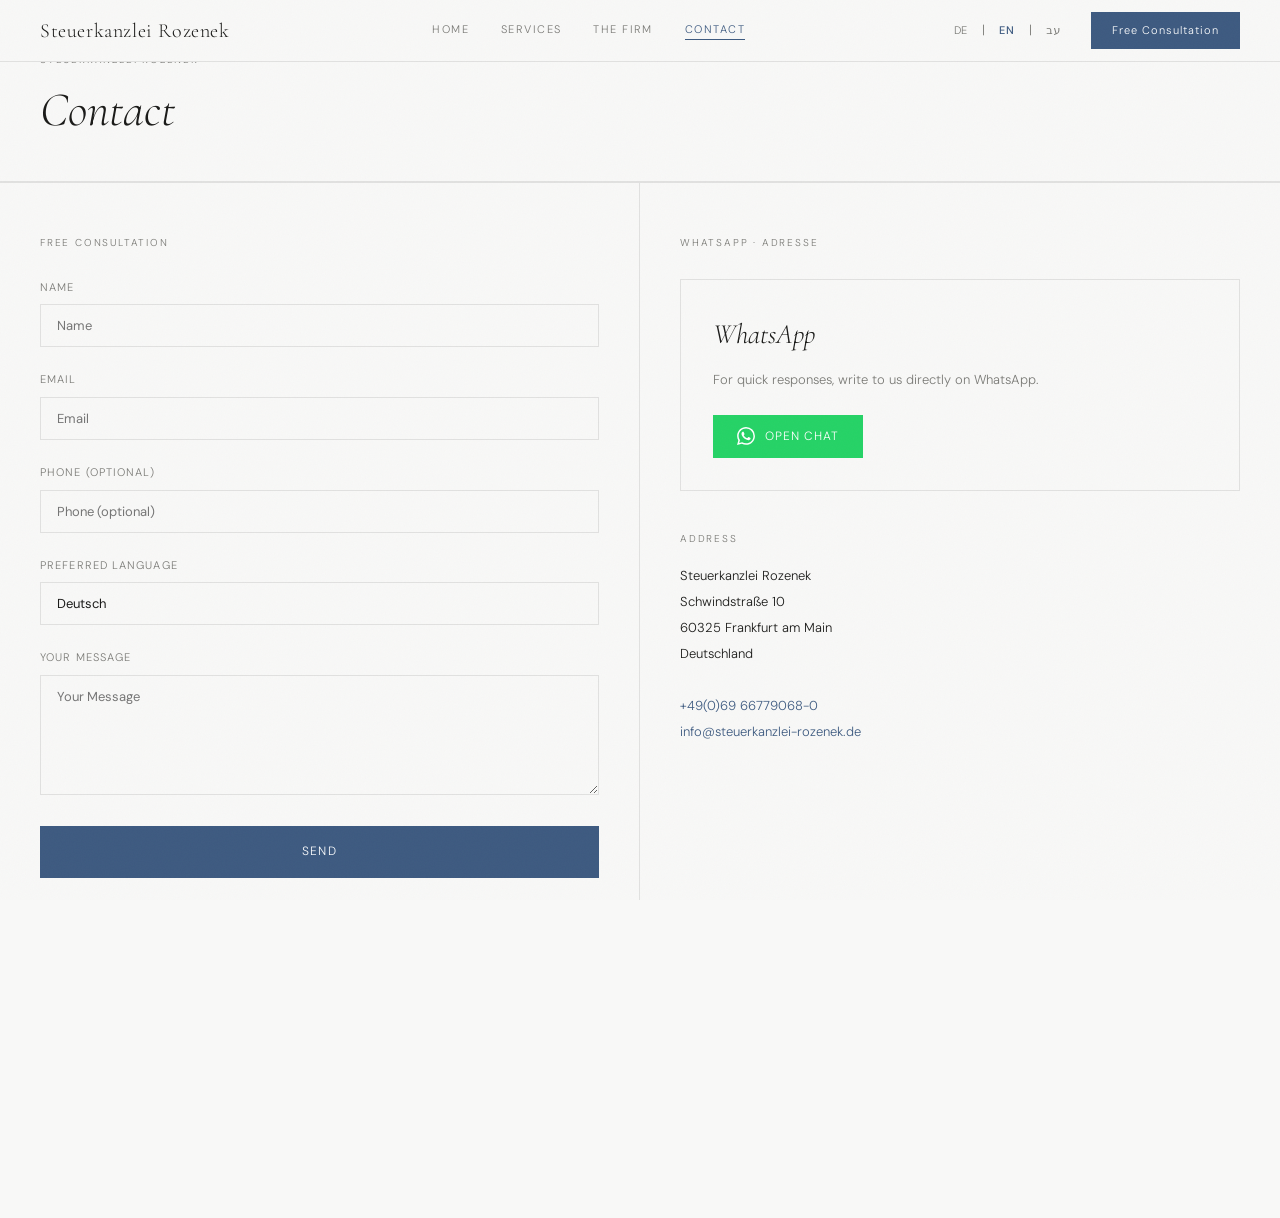
<file: contact.html>
<!DOCTYPE html>
<html lang="de" dir="ltr">
<head>
  <meta charset="UTF-8">
  <meta name="viewport" content="width=device-width, initial-scale=1.0">
  <title>Kontakt — Steuerkanzlei Rozenek</title>
  <meta name="description" content="Kontaktieren Sie Steuerkanzlei Rozenek in Frankfurt am Main.">
  <link rel="preconnect" href="https://fonts.googleapis.com">
  <link rel="preconnect" href="https://fonts.gstatic.com" crossorigin>
  <link href="https://fonts.googleapis.com/css2?family=Cormorant+Garamond:ital,wght@0,300;0,400;1,300;1,400&family=DM+Sans:wght@300;400;500&display=swap" rel="stylesheet">
  <link rel="stylesheet" href="style.css">
  <style>
    .contact-grid { display: grid; grid-template-columns: 1fr 1fr; border-top: 1px solid var(--line); min-height: 540px; }
    .contact-form-col { padding: 52px 40px; border-right: 1px solid var(--line); }
    .contact-right-col { padding: 52px 40px; }
    .contact-col-label { font-size: 10px; letter-spacing: .18em; text-transform: uppercase; color: var(--muted); margin-bottom: 28px; }
    .form-group { margin-bottom: 24px; }
    .form-group label { display: block; font-size: 11px; letter-spacing: .1em; text-transform: uppercase; color: var(--muted); margin-bottom: 8px; }
    .form-group input,
    .form-group select,
    .form-group textarea {
      width: 100%; padding: 12px 16px;
      border: 1px solid var(--line); background: transparent;
      font-family: var(--sans); font-size: 13px; color: var(--text);
      transition: border-color .2s; outline: none;
      appearance: none;
    }
    .form-group input:focus,
    .form-group select:focus,
    .form-group textarea:focus { border-color: var(--accent); }
    .form-group textarea { resize: vertical; min-height: 120px; }
    .form-submit {
      width: 100%; padding: 16px; background: var(--accent); color: #fff;
      font-size: 12px; letter-spacing: .1em; text-transform: uppercase;
      border: none; cursor: pointer; transition: background .2s;
      font-family: var(--sans);
    }
    .form-submit:hover { background: #2e4460; }
    .form-success {
      display: none; padding: 20px; border-left: 3px solid var(--accent);
      background: rgba(61,90,128,.06);
      font-family: var(--serif); font-style: italic; font-size: 18px;
      line-height: 1.5; color: var(--text);
    }
    .wa-card {
      border: 1px solid var(--line); padding: 32px; margin-bottom: 40px;
      transition: border-color .2s;
    }
    .wa-card:hover { border-color: var(--accent); }
    .wa-card-title { font-family: var(--serif); font-size: 28px; font-weight: 300; font-style: italic; margin-bottom: 12px; }
    .wa-card-text { font-size: 13px; color: var(--muted); margin-bottom: 24px; line-height: 1.7; }
    .wa-btn {
      display: inline-flex; align-items: center; gap: 10px;
      background: #25D366; color: #fff; padding: 12px 24px;
      font-size: 12px; letter-spacing: .08em; text-transform: uppercase;
      transition: background .2s;
    }
    .wa-btn:hover { background: #1da851; }
    .address-title { font-size: 10px; letter-spacing: .18em; text-transform: uppercase; color: var(--muted); margin-bottom: 16px; }
    .address-text { font-size: 13px; color: var(--text); line-height: 2; }
    .address-text a { color: var(--accent); }
    @media (max-width: 860px) {
      .contact-grid { grid-template-columns: 1fr; }
      .contact-form-col { padding: 32px 20px; border-right: none; border-bottom: 1px solid var(--line); }
      .contact-right-col { padding: 32px 20px; }
    }
    @media (max-width: 480px) {
      .contact-form-col, .contact-right-col { padding: 32px 20px; }
    }
  </style>
</head>
<body>
<div class="cur" id="cur-dot"></div>
<div class="cur" id="cur-ring"></div>
<nav>
  <a href="index.html" class="nav-logo">Steuerkanzlei Rozenek</a>
  <div class="nav-links">
    <a href="index.html" data-i18n="nav_home">Startseite</a>
    <a href="services.html" data-i18n="nav_services">Leistungen</a>
    <a href="about.html"    data-i18n="nav_about">Kanzlei</a>
    <a href="contact.html" class="active" data-i18n="nav_contact">Kontakt</a>
  </div>
  <div class="nav-right">
    <div class="lang-switcher">
      <button data-lang="de" class="active">DE</button>
      <span class="lang-sep">|</span>
      <button data-lang="en">EN</button>
      <span class="lang-sep">|</span>
      <button data-lang="he">עב</button>
    </div>
    <a href="contact.html" class="nav-cta" data-i18n="nav_cta">Erstberatung</a>
  </div>
  <button class="burger" id="burger" aria-label="Menu" aria-expanded="false">
    <span></span><span></span><span></span>
  </button>
</nav>
<div class="mobile-menu" id="mobile-menu">
  <a href="index.html" data-i18n="nav_home">Startseite</a>
  <a href="services.html" data-i18n="nav_services">Leistungen</a>
  <a href="about.html"    data-i18n="nav_about">Kanzlei</a>
  <a href="contact.html"  data-i18n="nav_contact">Kontakt</a>
  <a href="contact.html" class="nav-cta" style="margin-top:8px" data-i18n="nav_cta">Erstberatung</a>
  <div class="mobile-lang">
    <button data-lang="de" class="active">DE</button>
    <button data-lang="en">EN</button>
    <button data-lang="he">עב</button>
  </div>
</div>
<div class="page-hero">
  <p class="page-hero-label reveal">Steuerkanzlei Rozenek</p>
  <h1 class="page-hero-title reveal" data-i18n="page_contact_title">Kontakt</h1>
</div>
<div class="contact-grid">
  <div class="contact-form-col">
    <p class="contact-col-label reveal" data-i18n="nav_cta">Erstberatung</p>
    <form id="contact-form" class="reveal" action="https://formspree.io/f/YOUR_FORM_ID" method="POST">
      <div class="form-group">
        <label for="name" data-i18n="form_name">Name</label>
        <input type="text" id="name" name="name" required data-i18n-placeholder="form_name" placeholder="Name">
      </div>
      <div class="form-group">
        <label for="email" data-i18n="form_email">E-Mail</label>
        <input type="email" id="email" name="email" required data-i18n-placeholder="form_email" placeholder="E-Mail">
      </div>
      <div class="form-group">
        <label for="phone" data-i18n="form_phone">Telefon (optional)</label>
        <input type="tel" id="phone" name="phone" data-i18n-placeholder="form_phone" placeholder="Telefon (optional)">
      </div>
      <div class="form-group">
        <label for="lang_pref" data-i18n="form_lang">Bevorzugte Sprache</label>
        <select id="lang_pref" name="lang_preference">
          <option value="de">Deutsch</option>
          <option value="en">English</option>
          <option value="he">עברית</option>
        </select>
      </div>
      <div class="form-group">
        <label for="message" data-i18n="form_message">Ihre Nachricht</label>
        <textarea id="message" name="message" required data-i18n-placeholder="form_message" placeholder="Ihre Nachricht"></textarea>
      </div>
      <button type="submit" class="form-submit" data-i18n="form_submit">Senden</button>
    </form>
    <div class="form-success" id="form-success" data-i18n="form_success">
      Vielen Dank! Wir melden uns in Kürze bei Ihnen.
    </div>
  </div>
  <div class="contact-right-col">
    <p class="contact-col-label reveal">WhatsApp · Adresse</p>
    <div class="wa-card reveal">
      <h3 class="wa-card-title" data-i18n="wa_title">WhatsApp</h3>
      <p class="wa-card-text" data-i18n="wa_text">Für schnelle Antworten schreiben Sie uns direkt auf WhatsApp.</p>
      <a class="wa-btn" href="https://wa.me/4969667790680" data-i18n-href="wa" target="_blank" rel="noopener">
        <svg width="18" height="18" viewBox="0 0 24 24" fill="currentColor"><path d="M17.472 14.382c-.297-.149-1.758-.867-2.03-.967-.273-.099-.471-.148-.67.15-.197.297-.767.966-.94 1.164-.173.199-.347.223-.644.075-.297-.15-1.255-.463-2.39-1.475-.883-.788-1.48-1.761-1.653-2.059-.173-.297-.018-.458.13-.606.134-.133.298-.347.446-.52.149-.174.198-.298.298-.497.099-.198.05-.371-.025-.52-.075-.149-.669-1.612-.916-2.207-.242-.579-.487-.5-.669-.51-.173-.008-.371-.01-.57-.01-.198 0-.52.074-.792.372-.272.297-1.04 1.016-1.04 2.479 0 1.462 1.065 2.875 1.213 3.074.149.198 2.096 3.2 5.077 4.487.709.306 1.262.489 1.694.625.712.227 1.36.195 1.871.118.571-.085 1.758-.719 2.006-1.413.248-.694.248-1.289.173-1.413-.074-.124-.272-.198-.57-.347m-5.421 7.403h-.004a9.87 9.87 0 01-5.031-1.378l-.361-.214-3.741.982.998-3.648-.235-.374a9.86 9.86 0 01-1.51-5.26c.001-5.45 4.436-9.884 9.888-9.884 2.64 0 5.122 1.03 6.988 2.898a9.825 9.825 0 012.893 6.994c-.003 5.45-4.437 9.884-9.885 9.884m8.413-18.297A11.815 11.815 0 0012.05 0C5.495 0 .16 5.335.157 11.892c0 2.096.547 4.142 1.588 5.945L.057 24l6.305-1.654a11.882 11.882 0 005.683 1.448h.005c6.554 0 11.89-5.335 11.893-11.893a11.821 11.821 0 00-3.48-8.413z"/></svg>
        <span data-i18n="wa_btn">Chat öffnen</span>
      </a>
    </div>
    <div class="address-block reveal">
      <p class="address-title" data-i18n="address_label">Adresse</p>
      <div class="address-text">
        Steuerkanzlei Rozenek<br>
        Schwindstraße 10<br>
        60325 Frankfurt am Main<br>
        Deutschland<br><br>
        <a href="tel:+4969667790680">+49(0)69 66779068-0</a><br>
        <a href="mailto:info@steuerkanzlei-rozenek.de">info@steuerkanzlei-rozenek.de</a>
      </div>
    </div>
  </div>
</div>
<footer>
  <div class="footer-grid">
    <div class="footer-brand">
      <div class="logo">Steuerkanzlei Rozenek</div>
      <p>Schwindstraße 10<br>60325 Frankfurt am Main<br>+49(0)69 66779068-0<br>info@steuerkanzlei-rozenek.de</p>
    </div>
    <div class="footer-col">
      <div class="footer-col-title" data-i18n="footer_col_services">Leistungen</div>
      <a href="services.html" data-i18n="s1_name">Steueroptimierung</a>
      <a href="services.html" data-i18n="s2_name">Internationale Strukturen</a>
      <a href="services.html" data-i18n="s3_name">Vermögensplanung</a>
      <a href="services.html" data-i18n="s4_name">Digital Consulting</a>
    </div>
    <div class="footer-col">
      <div class="footer-col-title" data-i18n="footer_col_firm">Kanzlei</div>
      <a href="about.html"   data-i18n="nav_about">Kanzlei</a>
      <a href="contact.html" data-i18n="nav_contact">Kontakt</a>
      <a href="impressum.html"   data-i18n="footer_impressum">Impressum</a>
      <a href="datenschutz.html" data-i18n="footer_privacy">Datenschutz</a>
    </div>
    <div>
      <div class="footer-col-title" data-i18n="footer_col_lang">Sprache</div>
      <div class="footer-flags">🇩🇪 🇬🇧 🇮🇱</div>
    </div>
  </div>
  <div class="footer-bottom">
    <span class="footer-bottom-left" data-i18n="footer_copy">© 2025 Steuerkanzlei Rozenek · Frankfurt am Main</span>
    <div class="footer-bottom-right">
      <a href="impressum.html"   data-i18n="footer_impressum">Impressum</a>
      <a href="datenschutz.html" data-i18n="footer_privacy">Datenschutz</a>
    </div>
  </div>
</footer>
<script src="translations.js"></script>
<script src="i18n.js"></script>
<script src="main.js"></script>
<script>
  const form = document.getElementById('contact-form');
  const success = document.getElementById('form-success');
  if (form) {
    form.addEventListener('submit', async e => {
      e.preventDefault();
      const data = Object.fromEntries(new FormData(form));
      try {
        const res = await fetch(form.action, {
          method: 'POST',
          headers: { 'Content-Type': 'application/json', Accept: 'application/json' },
          body: JSON.stringify(data)
        });
        if (res.ok) { form.style.display = 'none'; success.style.display = 'block'; }
        else { alert('Submission error. Please try again.'); }
      } catch { alert('Network error. Please try again.'); }
    });
  }
</script>
</body>
</html>
</file>
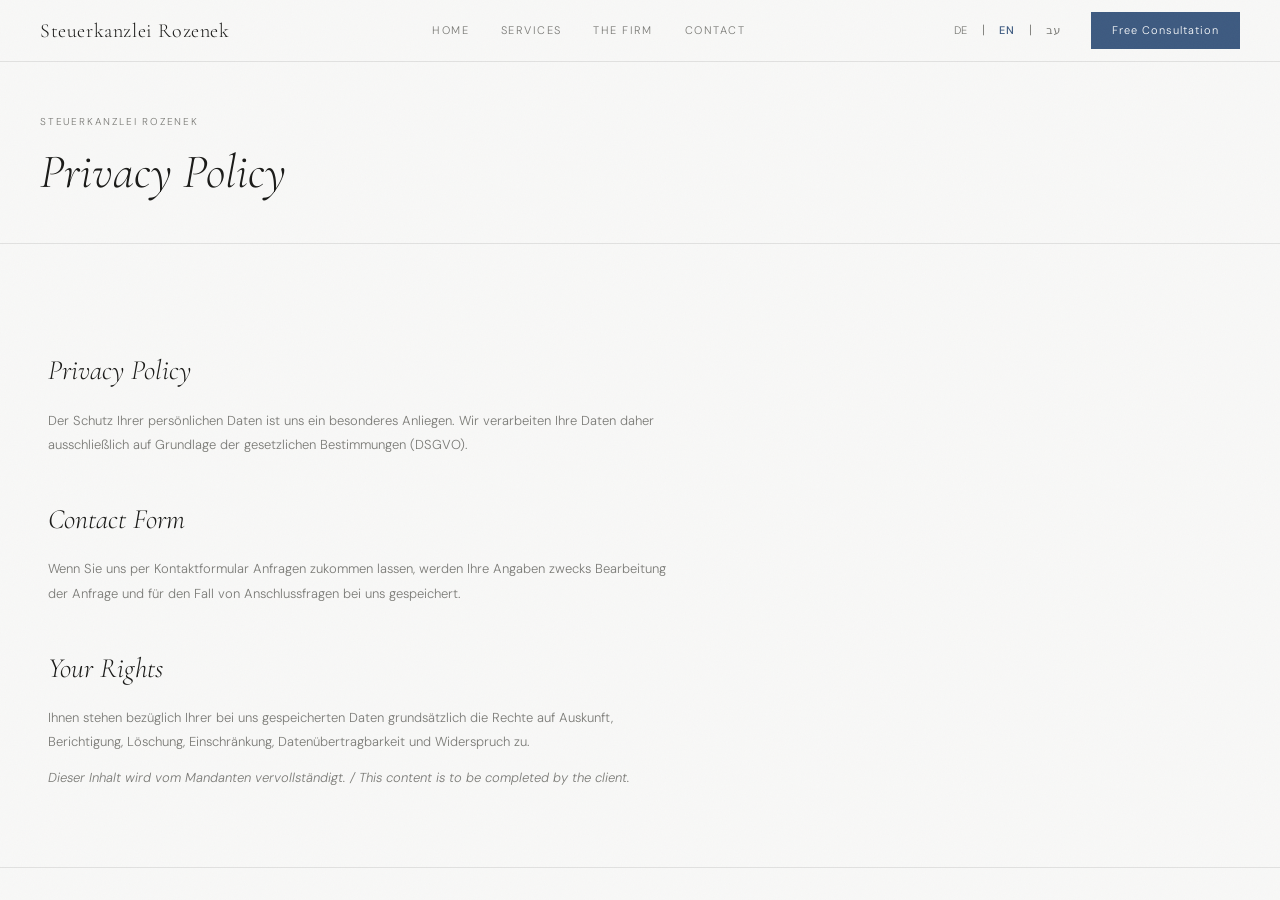
<file: datenschutz.html>
<!DOCTYPE html>
<html lang="de" dir="ltr">
<head>
  <meta charset="UTF-8">
  <meta name="viewport" content="width=device-width, initial-scale=1.0">
  <title>Datenschutz — Steuerkanzlei Rozenek</title>
  <link rel="preconnect" href="https://fonts.googleapis.com">
  <link rel="preconnect" href="https://fonts.gstatic.com" crossorigin>
  <link href="https://fonts.googleapis.com/css2?family=Cormorant+Garamond:ital,wght@0,300;0,400;1,300;1,400&family=DM+Sans:wght@300;400;500&display=swap" rel="stylesheet">
  <link rel="stylesheet" href="style.css">
  <style>
    .legal-body { max-width: 720px; padding: 64px 48px; }
    .legal-body h2 { font-family: var(--serif); font-size: 28px; font-weight: 300; font-style: italic; margin: 40px 0 16px; }
    .legal-body p  { font-size: 13px; color: var(--muted); line-height: 1.85; margin-bottom: 12px; }
    .legal-body a  { color: var(--accent); }
    @media (max-width: 480px) { .legal-body { padding: 40px 20px; } }
  </style>
</head>
<body>
<div class="cur" id="cur-dot"></div>
<div class="cur" id="cur-ring"></div>
<nav>
  <a href="index.html" class="nav-logo">Steuerkanzlei Rozenek</a>
  <div class="nav-links">
    <a href="index.html#home"     data-i18n="nav_home">Startseite</a>
    <a href="index.html#services" data-i18n="nav_services">Leistungen</a>
    <a href="index.html#about"    data-i18n="nav_about">Kanzlei</a>
    <a href="index.html#contact"  data-i18n="nav_contact">Kontakt</a>
  </div>
  <div class="nav-right">
    <div class="lang-switcher">
      <button data-lang="de" class="active">DE</button>
      <span class="lang-sep">|</span>
      <button data-lang="en">EN</button>
      <span class="lang-sep">|</span>
      <button data-lang="he">עב</button>
    </div>
    <a href="index.html#contact" class="nav-cta" data-i18n="nav_cta">Erstberatung</a>
  </div>
  <button class="burger" id="burger" aria-label="Menu" aria-expanded="false">
    <span></span><span></span><span></span>
  </button>
</nav>
<div class="mobile-menu" id="mobile-menu">
  <a href="index.html#home"     data-i18n="nav_home">Startseite</a>
  <a href="index.html#services" data-i18n="nav_services">Leistungen</a>
  <a href="index.html#about"    data-i18n="nav_about">Kanzlei</a>
  <a href="index.html#contact"  data-i18n="nav_contact">Kontakt</a>
  <div class="mobile-lang">
    <button data-lang="de" class="active">DE</button>
    <button data-lang="en">EN</button>
    <button data-lang="he">עב</button>
  </div>
</div>

<div id="page">
<div class="page-hero">
  <p class="page-hero-label">Steuerkanzlei Rozenek</p>
  <h1 class="page-hero-title" data-i18n="page_datenschutz_title">Datenschutz</h1>
</div>
<div class="legal-body">
  <h2 data-i18n="ds_h2_policy">Datenschutzerklärung</h2>
  <p>Der Schutz Ihrer persönlichen Daten ist uns ein besonderes Anliegen. Wir verarbeiten Ihre Daten daher ausschließlich auf Grundlage der gesetzlichen Bestimmungen (DSGVO).</p>
  <h2 data-i18n="ds_h2_form">Kontaktformular</h2>
  <p>Wenn Sie uns per Kontaktformular Anfragen zukommen lassen, werden Ihre Angaben zwecks Bearbeitung der Anfrage und für den Fall von Anschlussfragen bei uns gespeichert.</p>
  <h2 data-i18n="ds_h2_rights">Ihre Rechte</h2>
  <p>Ihnen stehen bezüglich Ihrer bei uns gespeicherten Daten grundsätzlich die Rechte auf Auskunft, Berichtigung, Löschung, Einschränkung, Datenübertragbarkeit und Widerspruch zu.</p>
  <p><em>Dieser Inhalt wird vom Mandanten vervollständigt. / This content is to be completed by the client.</em></p>
</div>
<footer>
  <div class="footer-grid">
    <div class="footer-brand"><div class="logo">Steuerkanzlei Rozenek</div></div>
    <div class="footer-col">
      <div class="footer-col-title" data-i18n="footer_col_services">Leistungen</div>
      <a href="index.html#services" data-i18n="s1_name">Steueroptimierung</a>
      <a href="index.html#services" data-i18n="s2_name">Internationale Strukturen</a>
    </div>
    <div class="footer-col">
      <div class="footer-col-title" data-i18n="footer_col_firm">Kanzlei</div>
      <a href="index.html#about"   data-i18n="nav_about">Kanzlei</a>
      <a href="index.html#contact" data-i18n="nav_contact">Kontakt</a>
    </div>
    <div></div>
  </div>
  <div class="footer-bottom">
    <span class="footer-bottom-left" data-i18n="footer_copy">© 2025 Steuerkanzlei Rozenek · Frankfurt am Main</span>
    <div class="footer-bottom-right">
      <a href="impressum.html"   data-i18n="footer_impressum">Impressum</a>
      <a href="datenschutz.html" data-i18n="footer_privacy">Datenschutz</a>
    </div>
  </div>
</footer>
<script src="translations.js"></script>
<script src="i18n.js"></script>
<script src="main.js"></script>

</div><!-- #page -->
</body>
</html>
</file>
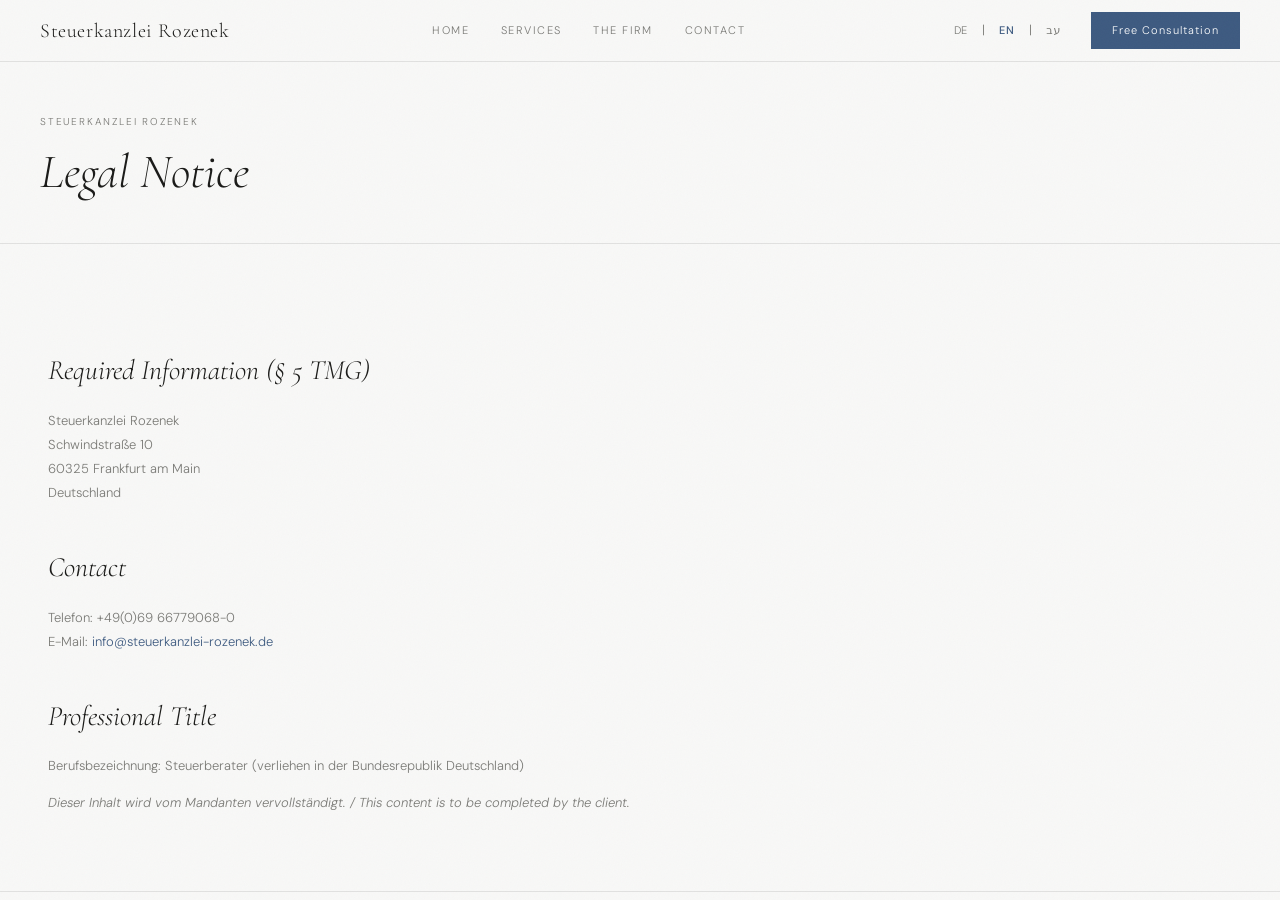
<file: impressum.html>
<!DOCTYPE html>
<html lang="de" dir="ltr">
<head>
  <meta charset="UTF-8">
  <meta name="viewport" content="width=device-width, initial-scale=1.0">
  <title>Impressum — Steuerkanzlei Rozenek</title>
  <link rel="preconnect" href="https://fonts.googleapis.com">
  <link rel="preconnect" href="https://fonts.gstatic.com" crossorigin>
  <link href="https://fonts.googleapis.com/css2?family=Cormorant+Garamond:ital,wght@0,300;0,400;1,300;1,400&family=DM+Sans:wght@300;400;500&display=swap" rel="stylesheet">
  <link rel="stylesheet" href="style.css">
  <style>
    .legal-body { max-width: 720px; padding: 64px 48px; }
    .legal-body h2 { font-family: var(--serif); font-size: 28px; font-weight: 300; font-style: italic; margin: 40px 0 16px; }
    .legal-body p  { font-size: 13px; color: var(--muted); line-height: 1.85; margin-bottom: 12px; }
    .legal-body a  { color: var(--accent); }
    @media (max-width: 480px) { .legal-body { padding: 40px 20px; } }
  </style>
</head>
<body>
<div class="cur" id="cur-dot"></div>
<div class="cur" id="cur-ring"></div>
<nav>
  <a href="index.html" class="nav-logo">Steuerkanzlei Rozenek</a>
  <div class="nav-links">
    <a href="index.html#home"     data-i18n="nav_home">Startseite</a>
    <a href="index.html#services" data-i18n="nav_services">Leistungen</a>
    <a href="index.html#about"    data-i18n="nav_about">Kanzlei</a>
    <a href="index.html#contact"  data-i18n="nav_contact">Kontakt</a>
  </div>
  <div class="nav-right">
    <div class="lang-switcher">
      <button data-lang="de" class="active">DE</button>
      <span class="lang-sep">|</span>
      <button data-lang="en">EN</button>
      <span class="lang-sep">|</span>
      <button data-lang="he">עב</button>
    </div>
    <a href="index.html#contact" class="nav-cta" data-i18n="nav_cta">Erstberatung</a>
  </div>
  <button class="burger" id="burger" aria-label="Menu" aria-expanded="false">
    <span></span><span></span><span></span>
  </button>
</nav>
<div class="mobile-menu" id="mobile-menu">
  <a href="index.html#home"     data-i18n="nav_home">Startseite</a>
  <a href="index.html#services" data-i18n="nav_services">Leistungen</a>
  <a href="index.html#about"    data-i18n="nav_about">Kanzlei</a>
  <a href="index.html#contact"  data-i18n="nav_contact">Kontakt</a>
  <div class="mobile-lang">
    <button data-lang="de" class="active">DE</button>
    <button data-lang="en">EN</button>
    <button data-lang="he">עב</button>
  </div>
</div>

<div id="page">
<div class="page-hero">
  <p class="page-hero-label">Steuerkanzlei Rozenek</p>
  <h1 class="page-hero-title" data-i18n="page_impressum_title">Impressum</h1>
</div>
<div class="legal-body">
  <h2 data-i18n="imp_h2_info">Angaben gemäß § 5 TMG</h2>
  <p>Steuerkanzlei Rozenek<br>Schwindstraße 10<br>60325 Frankfurt am Main<br>Deutschland</p>
  <h2 data-i18n="imp_h2_contact">Kontakt</h2>
  <p>Telefon: +49(0)69 66779068-0<br>E-Mail: <a href="mailto:info@steuerkanzlei-rozenek.de">info@steuerkanzlei-rozenek.de</a></p>
  <h2 data-i18n="imp_h2_profession">Berufsbezeichnung</h2>
  <p>Berufsbezeichnung: Steuerberater (verliehen in der Bundesrepublik Deutschland)</p>
  <p><em>Dieser Inhalt wird vom Mandanten vervollständigt. / This content is to be completed by the client.</em></p>
</div>
<footer>
  <div class="footer-grid">
    <div class="footer-brand"><div class="logo">Steuerkanzlei Rozenek</div></div>
    <div class="footer-col">
      <div class="footer-col-title" data-i18n="footer_col_services">Leistungen</div>
      <a href="index.html#services" data-i18n="s1_name">Steueroptimierung</a>
      <a href="index.html#services" data-i18n="s2_name">Internationale Strukturen</a>
    </div>
    <div class="footer-col">
      <div class="footer-col-title" data-i18n="footer_col_firm">Kanzlei</div>
      <a href="index.html#about"   data-i18n="nav_about">Kanzlei</a>
      <a href="index.html#contact" data-i18n="nav_contact">Kontakt</a>
    </div>
    <div></div>
  </div>
  <div class="footer-bottom">
    <span class="footer-bottom-left" data-i18n="footer_copy">© 2025 Steuerkanzlei Rozenek · Frankfurt am Main</span>
    <div class="footer-bottom-right">
      <a href="impressum.html"   data-i18n="footer_impressum">Impressum</a>
      <a href="datenschutz.html" data-i18n="footer_privacy">Datenschutz</a>
    </div>
  </div>
</footer>
<script src="translations.js"></script>
<script src="i18n.js"></script>
<script src="main.js"></script>

</div><!-- #page -->
</body>
</html>
</file>
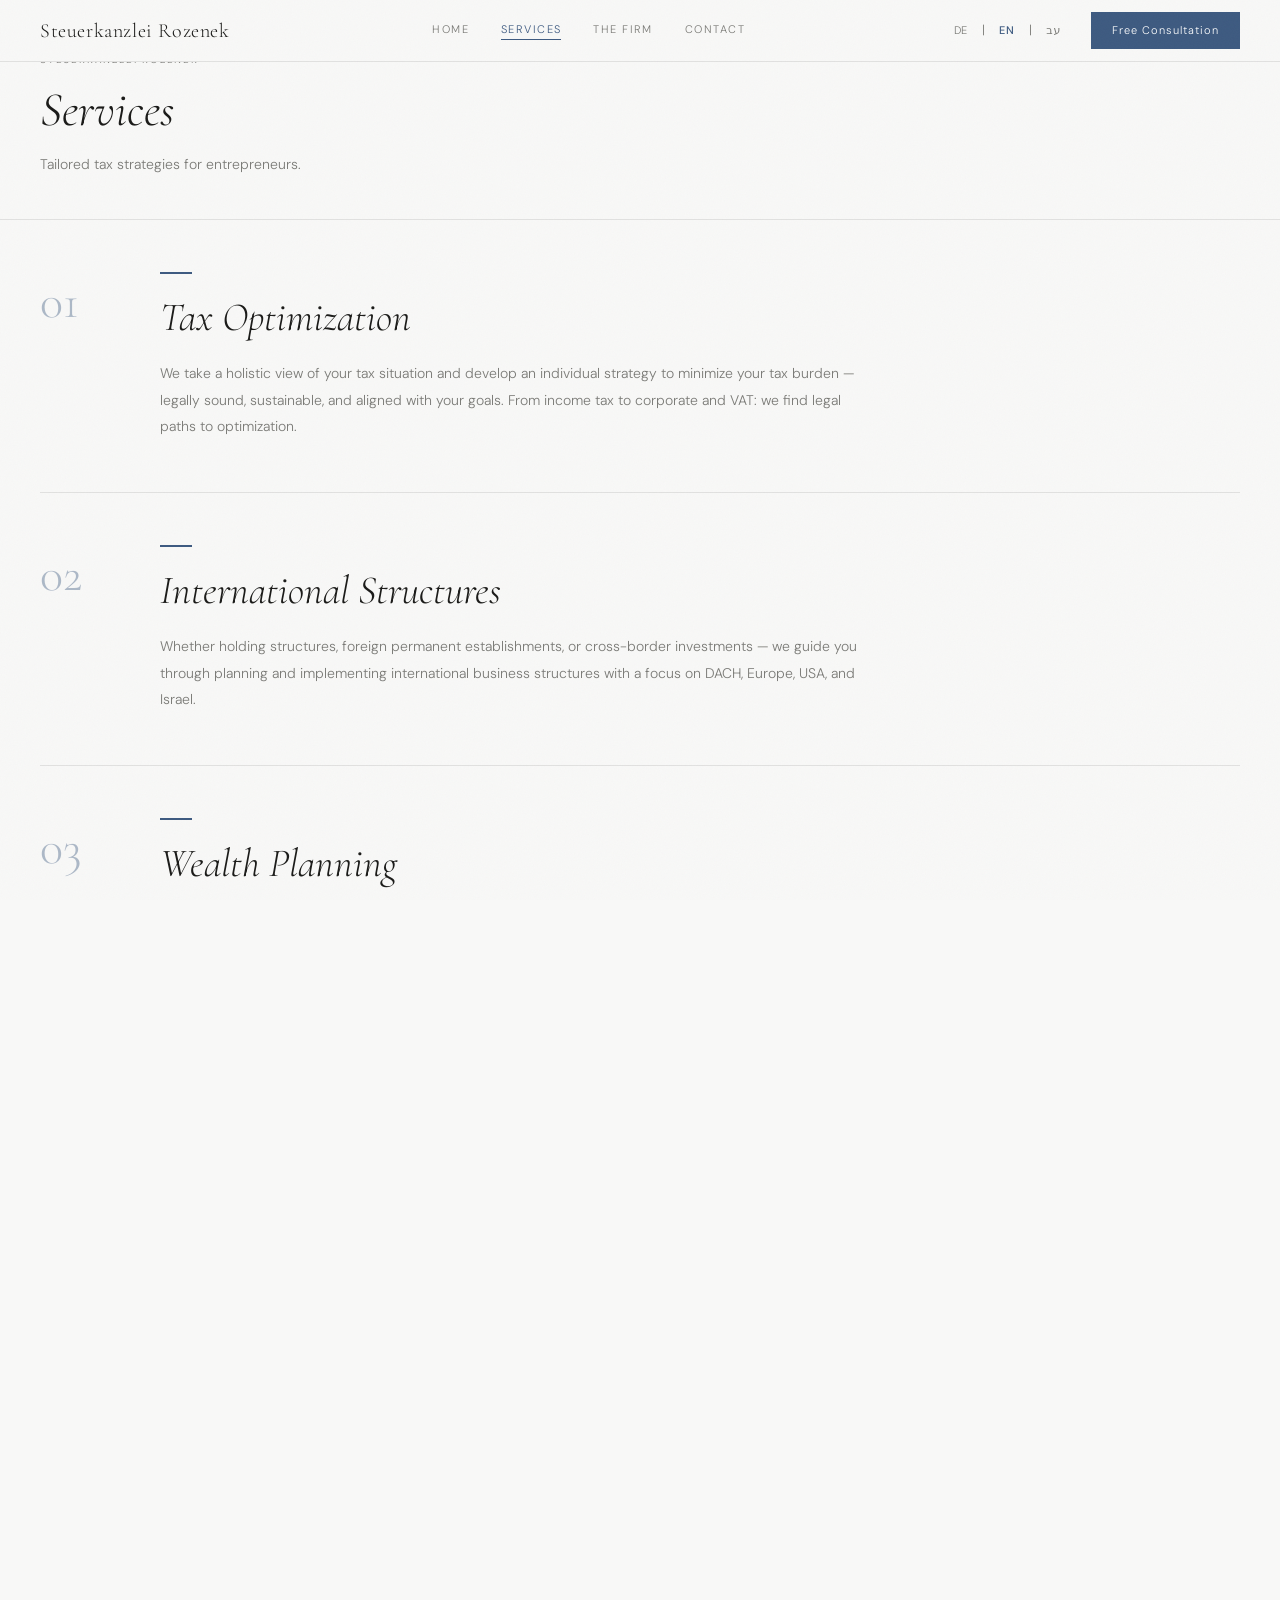
<file: services.html>
<!DOCTYPE html>
<html lang="de" dir="ltr">
<head>
  <meta charset="UTF-8">
  <meta name="viewport" content="width=device-width, initial-scale=1.0">
  <title>Leistungen — Steuerkanzlei Rozenek</title>
  <meta name="description" content="Steueroptimierung, internationale Strukturen, Vermögensplanung und Digital Consulting.">
  <link rel="preconnect" href="https://fonts.googleapis.com">
  <link rel="preconnect" href="https://fonts.gstatic.com" crossorigin>
  <link href="https://fonts.googleapis.com/css2?family=Cormorant+Garamond:ital,wght@0,300;0,400;1,300;1,400&family=DM+Sans:wght@300;400;500&display=swap" rel="stylesheet">
  <link rel="stylesheet" href="style.css">
  <style>
    .services-list { padding: 0 40px; }
    .service-row {
      display: grid; grid-template-columns: 80px 1fr;
      gap: 40px; padding: 52px 0;
      border-bottom: 1px solid var(--line);
      align-items: start;
    }
    .service-row:last-child { border-bottom: none; }
    .service-row-num { font-family: var(--serif); font-size: 48px; font-weight: 300; color: var(--accent); opacity: .4; line-height: 1; padding-top: 6px; }
    .service-row-body { max-width: 720px; }
    .service-row-name { font-family: var(--serif); font-size: 40px; font-weight: 300; font-style: italic; margin-bottom: 20px; line-height: 1.15; }
    .service-row-desc { font-size: 14px; color: var(--muted); line-height: 1.9; }
    .service-row-accent { display: block; width: 32px; height: 2px; background: var(--accent); margin-bottom: 20px; }
    @media (max-width: 860px) {
      .services-list { padding: 0 20px; }
      .service-row { grid-template-columns: 1fr; gap: 14px; padding: 40px 0; }
      .service-row-num { font-size: 32px; }
      .service-row-name { font-size: 28px; }
    }
    @media (max-width: 480px) { .services-list { padding: 0 20px; } }
  </style>
</head>
<body>
<div class="cur" id="cur-dot"></div>
<div class="cur" id="cur-ring"></div>
<nav>
  <a href="index.html" class="nav-logo">Steuerkanzlei Rozenek</a>
  <div class="nav-links">
    <a href="index.html" data-i18n="nav_home">Startseite</a>
    <a href="services.html" class="active" data-i18n="nav_services">Leistungen</a>
    <a href="about.html"    data-i18n="nav_about">Kanzlei</a>
    <a href="contact.html"  data-i18n="nav_contact">Kontakt</a>
  </div>
  <div class="nav-right">
    <div class="lang-switcher">
      <button data-lang="de" class="active">DE</button>
      <span class="lang-sep">|</span>
      <button data-lang="en">EN</button>
      <span class="lang-sep">|</span>
      <button data-lang="he">עב</button>
    </div>
    <a href="contact.html" class="nav-cta" data-i18n="nav_cta">Erstberatung</a>
  </div>
  <button class="burger" id="burger" aria-label="Menu" aria-expanded="false">
    <span></span><span></span><span></span>
  </button>
</nav>
<div class="mobile-menu" id="mobile-menu">
  <a href="index.html" data-i18n="nav_home">Startseite</a>
  <a href="services.html" data-i18n="nav_services">Leistungen</a>
  <a href="about.html"    data-i18n="nav_about">Kanzlei</a>
  <a href="contact.html"  data-i18n="nav_contact">Kontakt</a>
  <a href="contact.html" class="nav-cta" style="margin-top:8px" data-i18n="nav_cta">Erstberatung</a>
  <div class="mobile-lang">
    <button data-lang="de" class="active">DE</button>
    <button data-lang="en">EN</button>
    <button data-lang="he">עב</button>
  </div>
</div>
<div class="page-hero">
  <p class="page-hero-label reveal">Steuerkanzlei Rozenek</p>
  <h1 class="page-hero-title reveal" data-i18n="page_services_title">Leistungen</h1>
  <p style="margin-top:16px;font-size:14px;color:var(--muted);max-width:480px" class="reveal" data-i18n="page_services_subtitle">Maßgeschneiderte Steuerstrategien für Unternehmer.</p>
</div>
<div class="services-list">
  <div class="service-row reveal">
    <div class="service-row-num">01</div>
    <div class="service-row-body">
      <span class="service-row-accent"></span>
      <h2 class="service-row-name" data-i18n="s1_name">Steueroptimierung</h2>
      <p class="service-row-desc" data-i18n="s1_full_desc">Wir analysieren Ihre steuerliche Situation ganzheitlich und entwickeln eine individuelle Strategie zur Minimierung Ihrer Steuerlast.</p>
    </div>
  </div>
  <div class="service-row reveal">
    <div class="service-row-num">02</div>
    <div class="service-row-body">
      <span class="service-row-accent"></span>
      <h2 class="service-row-name" data-i18n="s2_name">Internationale Strukturen</h2>
      <p class="service-row-desc" data-i18n="s2_full_desc">Ob Holdingstrukturen, Betriebsstätten im Ausland oder grenzüberschreitende Beteiligungen.</p>
    </div>
  </div>
  <div class="service-row reveal">
    <div class="service-row-num">03</div>
    <div class="service-row-body">
      <span class="service-row-accent"></span>
      <h2 class="service-row-name" data-i18n="s3_name">Vermögensplanung</h2>
      <p class="service-row-desc" data-i18n="s3_full_desc">Ihre Vermögenssicherung beginnt mit einer klaren Strategie.</p>
    </div>
  </div>
  <div class="service-row reveal">
    <div class="service-row-num">04</div>
    <div class="service-row-body">
      <span class="service-row-accent"></span>
      <h2 class="service-row-name" data-i18n="s4_name">Digital Consulting</h2>
      <p class="service-row-desc" data-i18n="s4_full_desc">Dank moderner digitaler Workflows arbeiten wir papierlos, effizient und transparent.</p>
    </div>
  </div>
</div>
<section class="cta-band" style="margin-top:80px">
  <p class="cta-band-text reveal" data-i18n="cta_text">Starten Sie mit einer kostenlosen Erstberatung.</p>
  <div class="cta-band-buttons reveal">
    <a href="contact.html" class="btn-primary" data-i18n="cta_btn_form">Formular ausfüllen</a>
    <a href="contact.html" class="btn-wa" data-i18n="cta_btn_wa">WhatsApp ↗</a>
  </div>
</section>
<footer>
  <div class="footer-grid">
    <div class="footer-brand">
      <div class="logo">Steuerkanzlei Rozenek</div>
      <p>Schwindstraße 10<br>60325 Frankfurt am Main<br>+49(0)69 66779068-0<br>info@steuerkanzlei-rozenek.de</p>
    </div>
    <div class="footer-col">
      <div class="footer-col-title" data-i18n="footer_col_services">Leistungen</div>
      <a href="services.html" data-i18n="s1_name">Steueroptimierung</a>
      <a href="services.html" data-i18n="s2_name">Internationale Strukturen</a>
      <a href="services.html" data-i18n="s3_name">Vermögensplanung</a>
      <a href="services.html" data-i18n="s4_name">Digital Consulting</a>
    </div>
    <div class="footer-col">
      <div class="footer-col-title" data-i18n="footer_col_firm">Kanzlei</div>
      <a href="about.html"   data-i18n="nav_about">Kanzlei</a>
      <a href="contact.html" data-i18n="nav_contact">Kontakt</a>
      <a href="impressum.html"   data-i18n="footer_impressum">Impressum</a>
      <a href="datenschutz.html" data-i18n="footer_privacy">Datenschutz</a>
    </div>
    <div>
      <div class="footer-col-title" data-i18n="footer_col_lang">Sprache</div>
      <div class="footer-flags">🇩🇪 🇬🇧 🇮🇱</div>
    </div>
  </div>
  <div class="footer-bottom">
    <span class="footer-bottom-left" data-i18n="footer_copy">© 2025 Steuerkanzlei Rozenek · Frankfurt am Main</span>
    <div class="footer-bottom-right">
      <a href="impressum.html"   data-i18n="footer_impressum">Impressum</a>
      <a href="datenschutz.html" data-i18n="footer_privacy">Datenschutz</a>
    </div>
  </div>
</footer>
<script src="translations.js"></script>
<script src="i18n.js"></script>
<script src="main.js"></script>
</body>
</html>
</file>
<file: style.css>
/* ============================================================
   Steuerkanzlei Rozenek — style.css
============================================================ */

/* ── Reset ── */
*, *::before, *::after { box-sizing: border-box; margin: 0; padding: 0; }
html { height: 100%; overflow: hidden; }
img  { display: block; max-width: 100%; }
a    { color: inherit; text-decoration: none; }
button { border: none; background: none; cursor: pointer; font: inherit; }

/* ── Tokens ── */
:root {
  --bg:      #F8F8F7;
  --bg-dark: #0C0C0B;
  --text:    #1A1A18;
  --muted:   #7A7A76;
  --accent:  #3D5A80;
  --line:    rgba(26,26,24,.10);
  --serif:   'Cormorant Garamond', Georgia, serif;
  --sans:    'DM Sans', system-ui, sans-serif;
  --nav-h:   62px;
}

/* ── Base ── */
body {
  height: 100%;
  overflow: hidden; /* body never scrolls — #page handles scroll, fixing iOS Safari nav bug */
  background: var(--bg);
  color: var(--text);
  font-family: var(--sans);
  font-weight: 300;
  line-height: 1.6;
  animation: pgIn .28s ease-out both;
}
@keyframes pgIn {
  from { opacity: 0; }
  to   { opacity: 1; }
}

/* ── Scroll container ── */
#page {
  height: 100%;
  overflow-y: auto;
  -webkit-overflow-scrolling: touch;
  scroll-behavior: smooth;
  scroll-padding-top: calc(var(--nav-h) + 16px);
  padding-top: var(--nav-h);
}

/* Grain overlay */
body::after {
  content: '';
  position: fixed; inset: 0;
  pointer-events: none; z-index: 9990; opacity: .03;
  background-image: url("data:image/svg+xml,%3Csvg xmlns='http://www.w3.org/2000/svg' width='300' height='300'%3E%3Cfilter id='n'%3E%3CfeTurbulence type='fractalNoise' baseFrequency='.75' numOctaves='4' stitchTiles='stitch'/%3E%3C/filter%3E%3Crect width='300' height='300' filter='url(%23n)'/%3E%3C/svg%3E");
}

/* ── Custom Cursor ── */
.cur { display: none !important; }
/* @media (pointer: fine)  { *, *::before, *::after { cursor: none !important; } } */
/* @media (pointer: coarse){ .cur { display: none !important; } } */
.cur {
  position: fixed; top: 0; left: 0;
  border-radius: 50%; pointer-events: none;
  z-index: 9999; will-change: transform;
}
#cur-dot  { width: 7px;  height: 7px;  background: var(--accent); opacity: .9; transition: width .22s, height .22s, opacity .22s, background .25s; }
#cur-ring { width: 36px; height: 36px; border: 1px solid var(--accent); opacity: .5; transition: width .3s, height .3s, opacity .3s, border-color .25s; }
body.hovering #cur-dot  { width: 11px; height: 11px; opacity: 1; }
body.hovering #cur-ring { width: 48px; height: 48px; opacity: .7; }
body.cursor-dark #cur-dot  { background: #fff; }
body.cursor-dark #cur-ring { border-color: rgba(255,255,255,.8); }

/* ── Scroll Reveals ── */
.reveal {
  opacity: 0;
  transform: translateY(28px);
  transition: opacity .75s ease, transform .75s ease;
}
.reveal.visible { opacity: 1; transform: none; }
.reveal:nth-child(2) { transition-delay: .08s; }
.reveal:nth-child(3) { transition-delay: .16s; }
.reveal:nth-child(4) { transition-delay: .24s; }

/* ── Accessibility ── */
:focus-visible {
  outline: 2px solid var(--accent);
  outline-offset: 3px;
}

/* ── Nav ── */
nav {
  display: flex; align-items: center; justify-content: space-between;
  padding: 0 40px; height: var(--nav-h);
  border-bottom: 1px solid var(--line);
  background-color: #F8F8F7; /* fallback for iOS CSS-var resolution */
  background-color: var(--bg);
  position: fixed; top: 0; left: 0; right: 0; z-index: 100;
  -webkit-transform: translate3d(0,0,0);
  transform: translate3d(0,0,0);
  -webkit-backface-visibility: hidden;
  backface-visibility: hidden;
  transition: box-shadow .25s, border-bottom-color .25s;
}
nav.scrolled { box-shadow: 0 2px 20px rgba(26,26,24,.07); border-bottom-color: rgba(26,26,24,.18); }

.nav-logo {
  font-family: var(--serif); font-size: 20px; font-weight: 300;
  letter-spacing: .03em; color: var(--text); white-space: nowrap;
}

.nav-links { display: flex; gap: 32px; }
.nav-links a {
  position: relative;
  font-size: 11px; letter-spacing: .13em; text-transform: uppercase;
  color: var(--muted); transition: color .2s;
}
.nav-links a::before {
  content: '';
  position: absolute;
  inset: -5px -10px;
  background: rgba(26,26,24,.05);
  border-radius: 3px;
  opacity: 0;
  transition: opacity .2s;
}
.nav-links a:hover { color: var(--accent); }
.nav-links a:hover::before { opacity: 1; }
.nav-links a.active { color: var(--accent); border-bottom: 1px solid var(--accent); padding-bottom: 1px; }

.nav-right { display: flex; align-items: center; gap: 24px; }

.lang-switcher { display: flex; align-items: center; gap: 8px; }
.lang-switcher button {
  font-size: 11px; letter-spacing: .08em; color: var(--muted);
  transition: color .2s, background .2s; background: none; border: none;
  padding: 4px 6px; border-radius: 3px; cursor: pointer;
}
.lang-switcher button:hover { background: rgba(26,26,24,.06); color: var(--text); }
.lang-switcher button.active { color: var(--accent); font-weight: 500; }
.lang-sep { color: var(--muted); font-size: 13px; }

.nav-cta {
  border: 1px solid var(--accent); padding: 9px 20px;
  font-size: 11px; letter-spacing: .09em; color: #fff;
  background: var(--accent);
  transition: background .2s, border-color .2s; white-space: nowrap;
}
.nav-cta:hover { background: #2e4460; border-color: #2e4460; }

/* Burger */
.burger { display: none; flex-direction: column; gap: 5px; padding: 4px; }
.burger span { display: block; width: 22px; height: 1px; background: var(--text); transition: transform .25s, opacity .25s; }

/* Mobile menu */
.mobile-menu {
  position: fixed; inset: var(--nav-h) 0 0 0;
  background: var(--bg); z-index: 99;
  display: flex; flex-direction: column;
  align-items: center; justify-content: center; gap: 32px;
  border-top: 1px solid var(--line);
  transform: translateX(100%);
  visibility: hidden;
  transition: transform .45s cubic-bezier(.77,0,.175,1), visibility .45s;
}
.mobile-menu.open { transform: translateX(0); visibility: visible; }
.mobile-menu a { font-size: 28px; font-family: var(--serif); font-weight: 300; font-style: italic; color: var(--text); }
.mobile-menu .mobile-lang { display: flex; gap: 20px; margin-top: 16px; }
.mobile-menu .mobile-lang button { font-size: 15px; color: var(--muted); background: none; border: none; cursor: pointer; padding: 6px 10px; border-radius: 3px; transition: color .2s, background .2s; }
.mobile-menu .mobile-lang button:hover { background: rgba(26,26,24,.06); color: var(--text); }
.mobile-menu .mobile-lang button.active { color: var(--accent); font-weight: 500; }

/* ── Page Hero (inner pages) ── */
.page-hero {
  padding: 52px 40px 44px;
  border-bottom: 1px solid var(--line);
}
.page-hero-label {
  font-size: 10px; letter-spacing: .18em; text-transform: uppercase;
  color: var(--muted); margin-bottom: 16px;
}
.page-hero-title {
  font-family: var(--serif); font-size: 48px; font-weight: 300;
  font-style: italic; line-height: 1.1; color: var(--text);
}

/* ── CTA Band ── */
.cta-band {
  background: var(--bg-dark); padding: 52px 40px;
  display: flex; align-items: center; justify-content: space-between; gap: 40px;
}
.cta-band-text {
  font-family: var(--serif); font-size: 32px; font-weight: 300;
  font-style: italic; color: #fff; line-height: 1.3; max-width: 480px;
}
.cta-band-buttons { display: flex; gap: 14px; flex-shrink: 0; }
.btn-primary {
  background: var(--accent); color: #fff;
  padding: 14px 28px; font-size: 11px; letter-spacing: .1em;
  text-transform: uppercase; border: 1px solid var(--accent);
  transition: background .2s, transform .2s, box-shadow .2s; cursor: pointer;
}
.btn-primary:hover { background: #2e4460; transform: translateY(-2px); box-shadow: 0 10px 28px rgba(61,90,128,.28); }
.btn-primary:active { transform: scale(.98); box-shadow: none; }
.btn-wa {
  background: transparent; color: #fff;
  border: 1px solid rgba(255,255,255,.25); padding: 14px 28px;
  font-size: 11px; letter-spacing: .1em; text-transform: uppercase;
  transition: border-color .2s, transform .2s; cursor: pointer;
}
.btn-wa:hover { border-color: rgba(255,255,255,.6); transform: translateY(-2px); }

/* ── Footer ── */
footer {
  background: var(--bg); border-top: 1px solid var(--line);
  padding: 44px 40px 0;
}
.footer-grid {
  display: grid; grid-template-columns: 1.4fr 1fr 1fr auto;
  gap: 40px; padding-bottom: 40px;
}
.footer-brand .logo {
  font-family: var(--serif); font-size: 20px; font-weight: 300;
  margin-bottom: 6px;
}
.footer-brand p { font-size: 12px; color: var(--muted); line-height: 1.8; margin-top: 12px; }
.footer-col-title {
  font-size: 10px; letter-spacing: .15em; text-transform: uppercase;
  color: var(--muted); margin-bottom: 16px;
}
.footer-col a { display: block; font-size: 12px; color: rgba(26,26,24,.65); margin-bottom: 10px; transition: color .2s, transform .2s; }
.footer-col a:hover { color: var(--accent); transform: translateX(4px); }
.footer-flags { display: flex; gap: 12px; font-size: 22px; }
.footer-bottom {
  border-top: 1px solid var(--line); padding: 18px 0;
  display: flex; justify-content: space-between; align-items: center;
}
.footer-bottom-left { font-size: 11px; color: var(--muted); letter-spacing: .04em; }
.footer-bottom-right { display: flex; gap: 24px; }
.footer-bottom-right a { font-size: 11px; color: var(--muted); transition: color .2s; }
.footer-bottom-right a:hover { color: var(--text); }

/* ── RTL Overrides ── */
[dir="rtl"] .nav-links        { flex-direction: row-reverse; }
[dir="rtl"] .nav-right        { flex-direction: row-reverse; }
[dir="rtl"] .hero-left        { border-right: none; border-left: 1px solid var(--line); }
[dir="rtl"] .quote-block      { border-left: none; border-right: 2px solid var(--accent); padding-left: 0; padding-right: 24px; }
[dir="rtl"] .services-grid    { direction: rtl; }
[dir="rtl"] .footer-grid      { direction: rtl; }
[dir="rtl"] .page-hero        { text-align: right; }
[dir="rtl"] .about-left       { text-align: right; }
[dir="rtl"] .cta-band         { flex-direction: row-reverse; }
[dir="rtl"] .footer-bottom    { flex-direction: row-reverse; }

[dir="rtl"] .nav-links a,
[dir="rtl"] .nav-cta,
[dir="rtl"] .lang-switcher button,
[dir="rtl"] .page-hero-label,
[dir="rtl"] .footer-col-title,
[dir="rtl"] .hero-label,
[dir="rtl"] .about-label,
[dir="rtl"] .services-label,
[dir="rtl"] .footer-bottom-left { letter-spacing: 0; }

[dir="rtl"] .cta-band-text,
[dir="rtl"] .mobile-menu a,
[dir="rtl"] .page-hero-title,
[dir="rtl"] .quote-text { font-style: normal; }

/* ── Responsive ── */
@media (max-width: 1024px) {
  nav { padding: 0 28px; }
  .page-hero { padding: 40px 28px 36px; }
  .cta-band  { padding: 40px 28px; }
  footer     { padding: 36px 28px 0; }
}

@media (max-width: 860px) {
  .nav-links  { display: none; }
  .nav-cta    { display: none; }
  .lang-switcher { display: none; }
  .burger     { display: flex; }

  .hero       { grid-template-columns: 1fr !important; }
  .hero-right { display: none; }

  .services-grid { grid-template-columns: 1fr 1fr !important; }
  .about-strip   { grid-template-columns: 1fr !important; }
  .about-right   { display: none; }

  .footer-grid { grid-template-columns: 1fr 1fr; gap: 32px; }
  .cta-band    { flex-direction: column; align-items: flex-start; }
}

@media (max-width: 480px) {
  nav { padding: 0 18px; }
  .page-hero { padding: 32px 18px 28px; }
  .page-hero-title { font-size: 32px; }
  .cta-band  { padding: 32px 18px; }
  .cta-band-text { font-size: 24px; }
  .cta-band-buttons { flex-direction: column; width: 100%; }
  .btn-primary, .btn-wa { text-align: center; }
  .services-grid { grid-template-columns: 1fr !important; }
  footer     { padding: 32px 18px 0; }
  .footer-grid { grid-template-columns: 1fr; }
}
</file>
